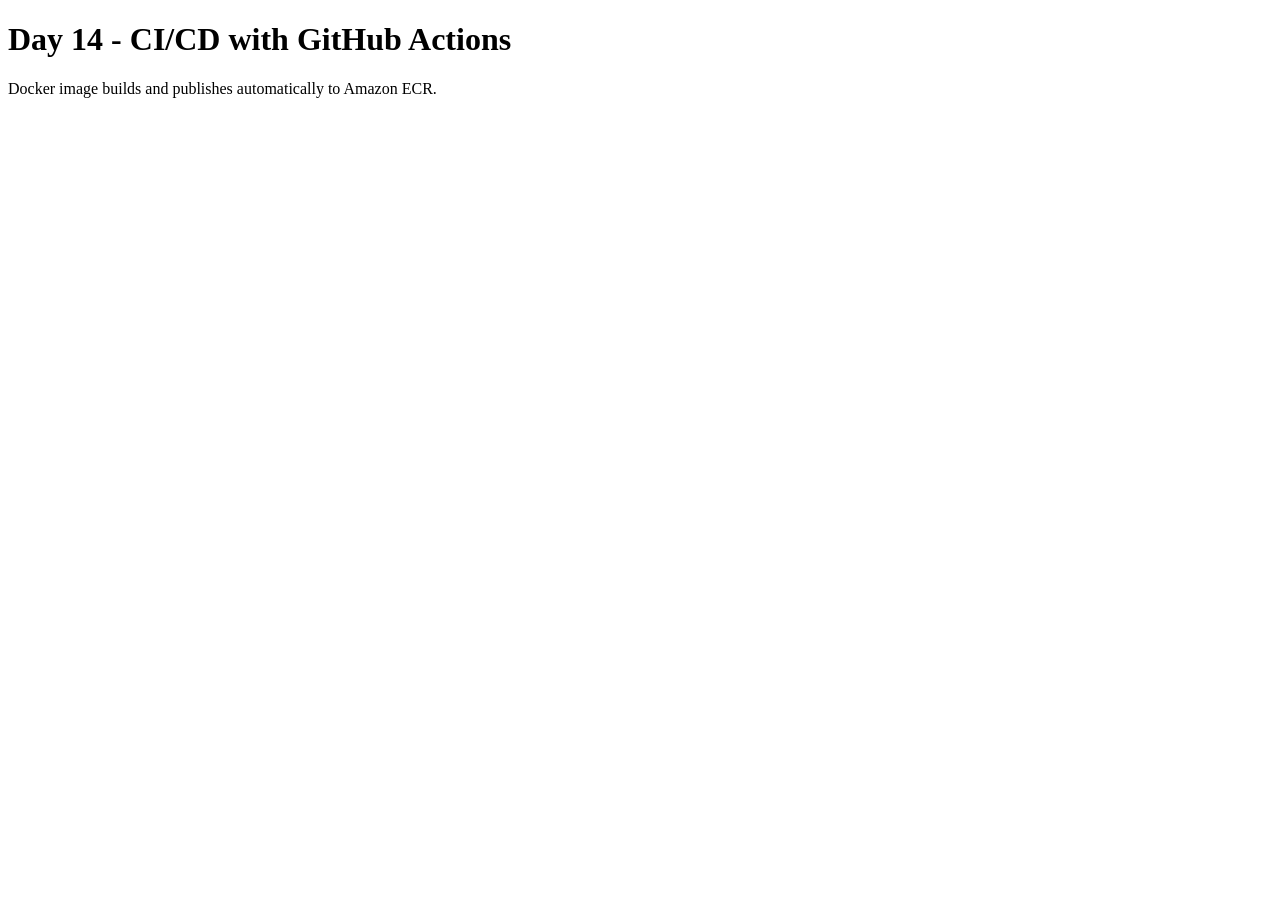
<file: labs/apps/cloud-engineer-web/index.html>
<!DOCTYPE html>
<html lang="en">
<head>
    <meta charset="UTF-8">
    <meta name="viewport" content="width=device-width, initial-scale=1.0">
    <title>Cloud Engineering Journey</title>
</head>
<body>
    <h1>Day 14 - CI/CD with GitHub Actions</h1>
    <p>Docker image builds and publishes automatically to Amazon ECR.</p>
</body>
</html>
</file>
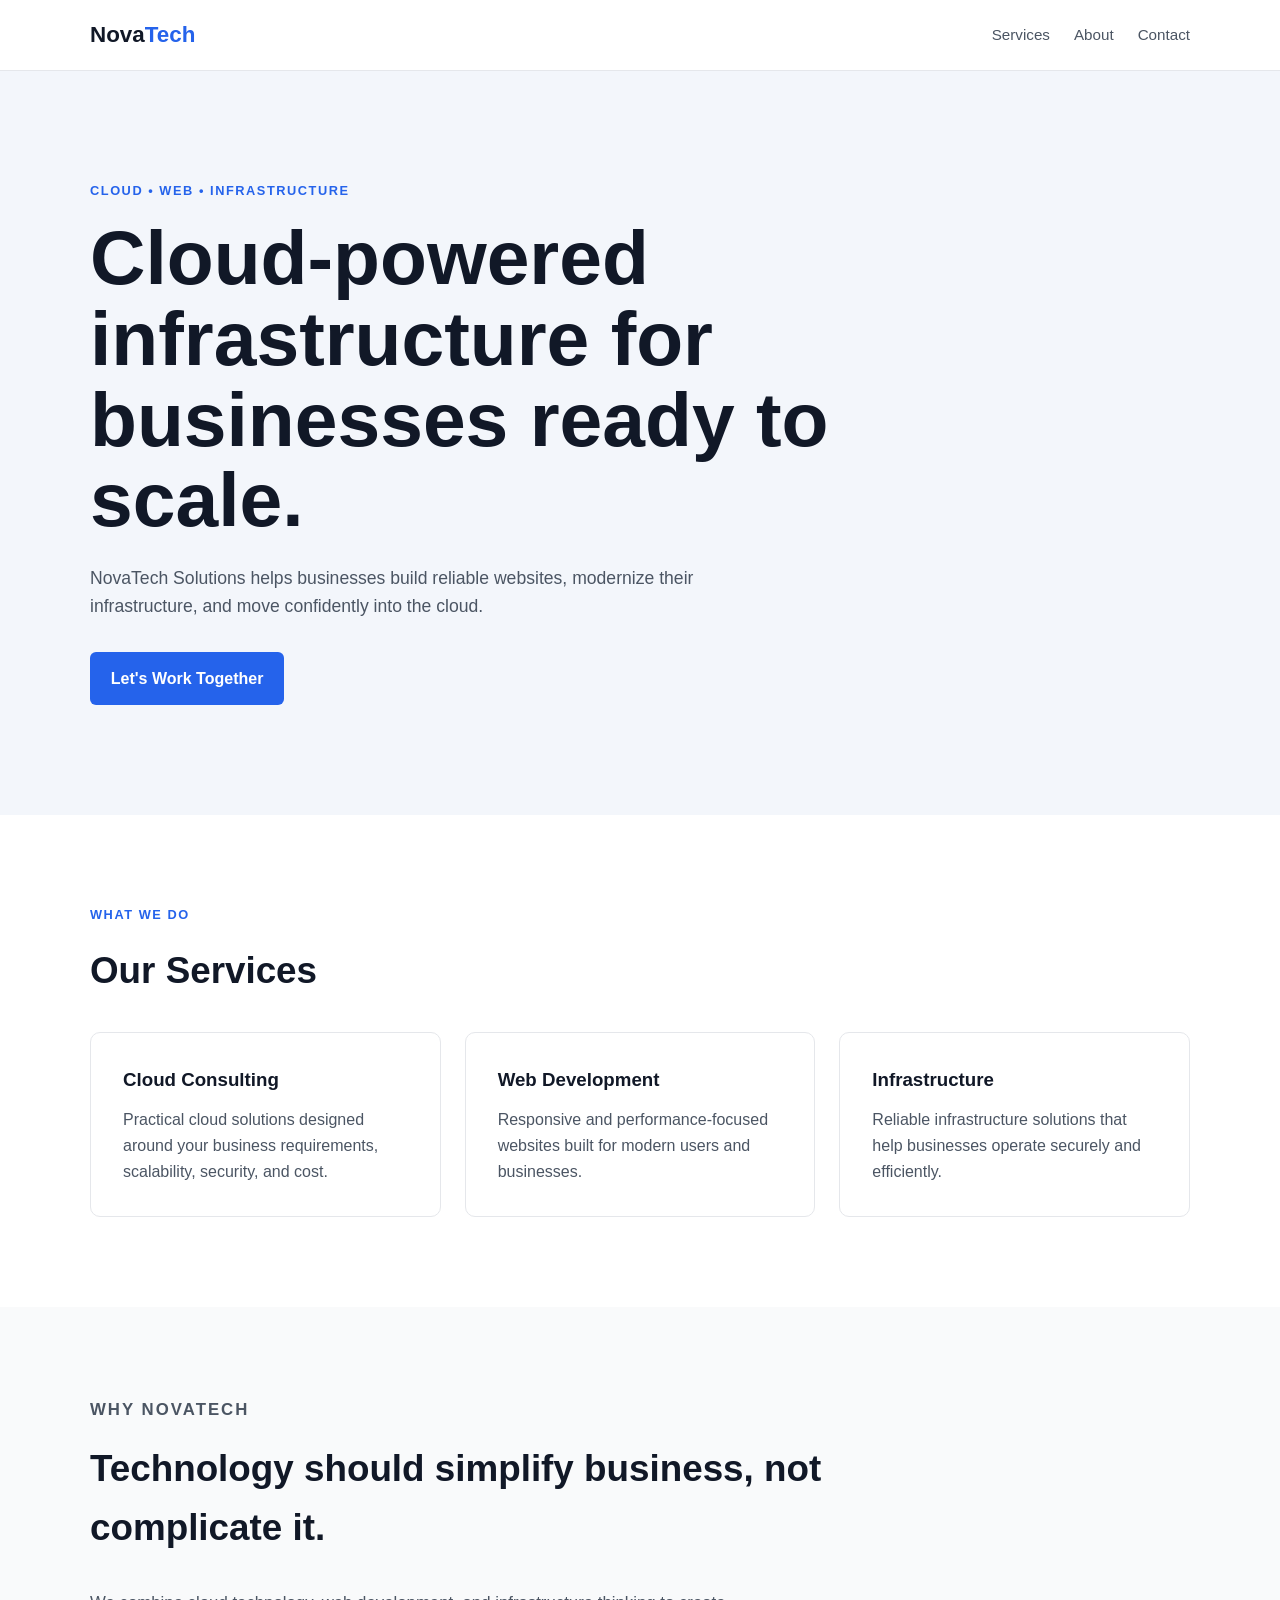
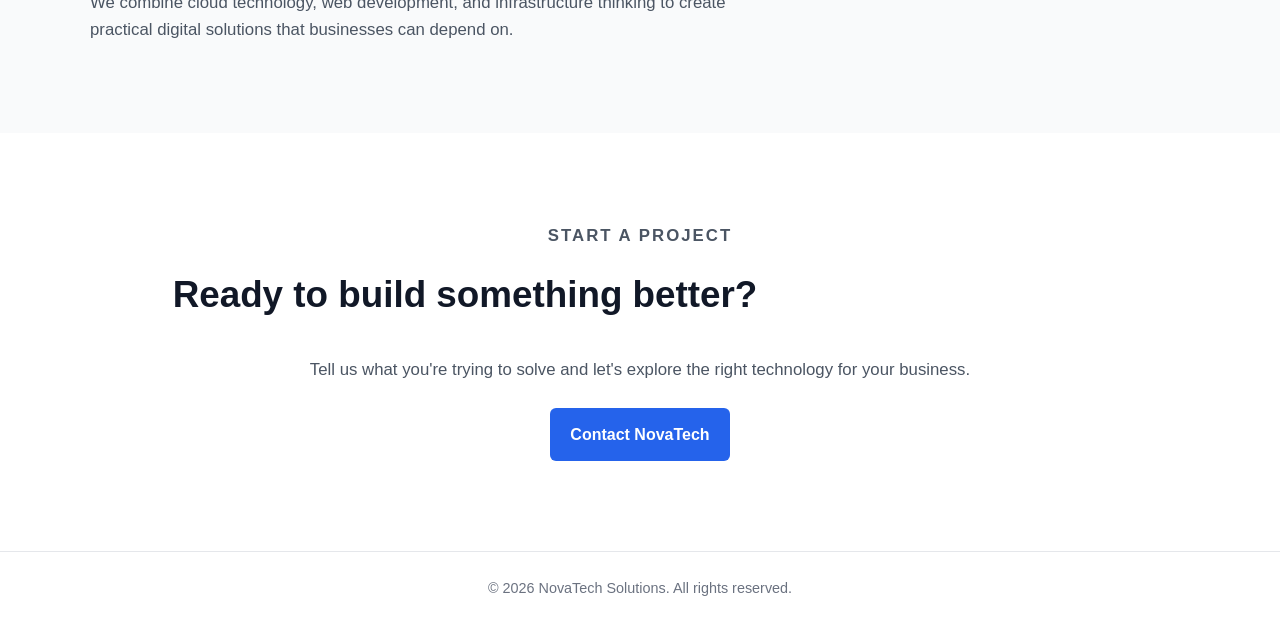
<file: labs/static-site-deployment/architecture/Website/index.html>
<!DOCTYPE html>
<html lang="en">
<head>
    <meta charset="UTF-8">
    <meta name="viewport" content="width=device-width, initial-scale=1.0">
    <title>NovaTech Solutions | Cloud & Digital Infrastructure</title>
    <link rel="stylesheet" href="style.css">
</head>
<body>

    <header class="navbar">
        <div class="container nav-content">
            <a href="#" class="logo">Nova<span>Tech</span></a>

            <nav>
                <a href="#services">Services</a>
                <a href="#about">About</a>
                <a href="#contact">Contact</a>
            </nav>
        </div>
    </header>

    <main>
        <section class="hero">
            <div class="container">
                <p class="eyebrow">CLOUD • WEB • INFRASTRUCTURE</p>

                <h1>Cloud-powered infrastructure for businesses ready to scale.</h1>

                <p class="hero-text">
                    NovaTech Solutions helps businesses build reliable websites,
                    modernize their infrastructure, and move confidently into the cloud.
                </p>

                <a href="#contact" class="button">Let's Work Together</a>
            </div>
        </section>

        <section id="services" class="section">
            <div class="container">
                <p class="eyebrow">WHAT WE DO</p>
                <h2>Our Services</h2>

                <div class="services">
                    <article class="card">
                        <h3>Cloud Consulting</h3>
                        <p>
                            Practical cloud solutions designed around your business
                            requirements, scalability, security, and cost.
                        </p>
                    </article>

                    <article class="card">
                        <h3>Web Development</h3>
                        <p>
                            Responsive and performance-focused websites built for
                            modern users and businesses.
                        </p>
                    </article>

                    <article class="card">
                        <h3>Infrastructure</h3>
                        <p>
                            Reliable infrastructure solutions that help businesses
                            operate securely and efficiently.
                        </p>
                    </article>
                </div>
            </div>
        </section>

        <section id="about" class="section about">
            <div class="container">
                <p class="eyebrow">WHY NOVATECH</p>
                <h2>Technology should simplify business, not complicate it.</h2>

                <p>
                    We combine cloud technology, web development, and infrastructure
                    thinking to create practical digital solutions that businesses
                    can depend on.
                </p>
            </div>
        </section>

        <section id="contact" class="section contact">
            <div class="container">
                <p class="eyebrow">START A PROJECT</p>
                <h2>Ready to build something better?</h2>

                <p>
                    Tell us what you're trying to solve and let's explore the
                    right technology for your business.
                </p>

                <a href="mailto:hello@novatech.example" class="button">
                    Contact NovaTech
                </a>
            </div>
        </section>
    </main>

    <footer>
        <div class="container">
            <p>&copy; <span id="year"></span> NovaTech Solutions. All rights reserved.</p>
        </div>
    </footer>

    <script src="script.js"></script>
</body>
</html>
</file>
<file: labs/static-site-deployment/architecture/Website/style.css>
* {
    margin: 0;
    padding: 0;
    box-sizing: border-box;
}

html {
    scroll-behavior: smooth;
}

body {
    font-family: Arial, sans-serif;
    line-height: 1.6;
    color: #1f2937;
    background: #ffffff;
}

.container {
    width: min(1100px, 90%);
    margin: 0 auto;
}

.navbar {
    border-bottom: 1px solid #e5e7eb;
    background: #ffffff;
}

.nav-content {
    min-height: 70px;
    display: flex;
    align-items: center;
    justify-content: space-between;
}

.logo {
    font-size: 1.4rem;
    font-weight: 800;
    color: #111827;
    text-decoration: none;
}

.logo span {
    color: #2563eb;
}

nav {
    display: flex;
    gap: 1.5rem;
}

nav a {
    color: #4b5563;
    text-decoration: none;
    font-size: 0.95rem;
}

nav a:hover {
    color: #2563eb;
}

.hero {
    padding: 110px 0;
    background: #f3f6fb;
}

.eyebrow {
    margin-bottom: 1rem;
    color: #2563eb;
    font-size: 0.8rem;
    font-weight: 700;
    letter-spacing: 0.12em;
}

h1 {
    max-width: 800px;
    font-size: clamp(2.5rem, 6vw, 4.8rem);
    line-height: 1.05;
    color: #111827;
}

.hero-text {
    max-width: 650px;
    margin: 1.5rem 0 2rem;
    color: #4b5563;
    font-size: 1.1rem;
}

.button {
    display: inline-block;
    padding: 0.85rem 1.3rem;
    background: #2563eb;
    color: #ffffff;
    text-decoration: none;
    border-radius: 6px;
    font-weight: 700;
}

.button:hover {
    background: #1d4ed8;
}

.section {
    padding: 90px 0;
}

.section h2 {
    margin-bottom: 2rem;
    font-size: 2.3rem;
    color: #111827;
}

.services {
    display: grid;
    grid-template-columns: repeat(3, 1fr);
    gap: 1.5rem;
}

.card {
    padding: 2rem;
    border: 1px solid #e5e7eb;
    border-radius: 10px;
    background: #ffffff;
}

.card h3 {
    margin-bottom: 0.75rem;
    color: #111827;
}

.card p,
.about p,
.contact p {
    color: #4b5563;
}

.about {
    background: #f9fafb;
}

.about h2,
.contact h2 {
    max-width: 750px;
}

.about p,
.contact p {
    max-width: 700px;
    font-size: 1.05rem;
}

.contact {
    text-align: center;
}

.contact .eyebrow,
.contact p {
    margin-left: auto;
    margin-right: auto;
}

.contact .button {
    margin-top: 1.5rem;
}

footer {
    padding: 25px 0;
    border-top: 1px solid #e5e7eb;
    color: #6b7280;
    text-align: center;
    font-size: 0.9rem;
}

@media (max-width: 700px) {
    .nav-content {
        flex-direction: column;
        justify-content: center;
        gap: 0.75rem;
        padding: 1rem 0;
    }

    .services {
        grid-template-columns: 1fr;
    }

    .hero {
        padding: 80px 0;
    }
}
</file>
